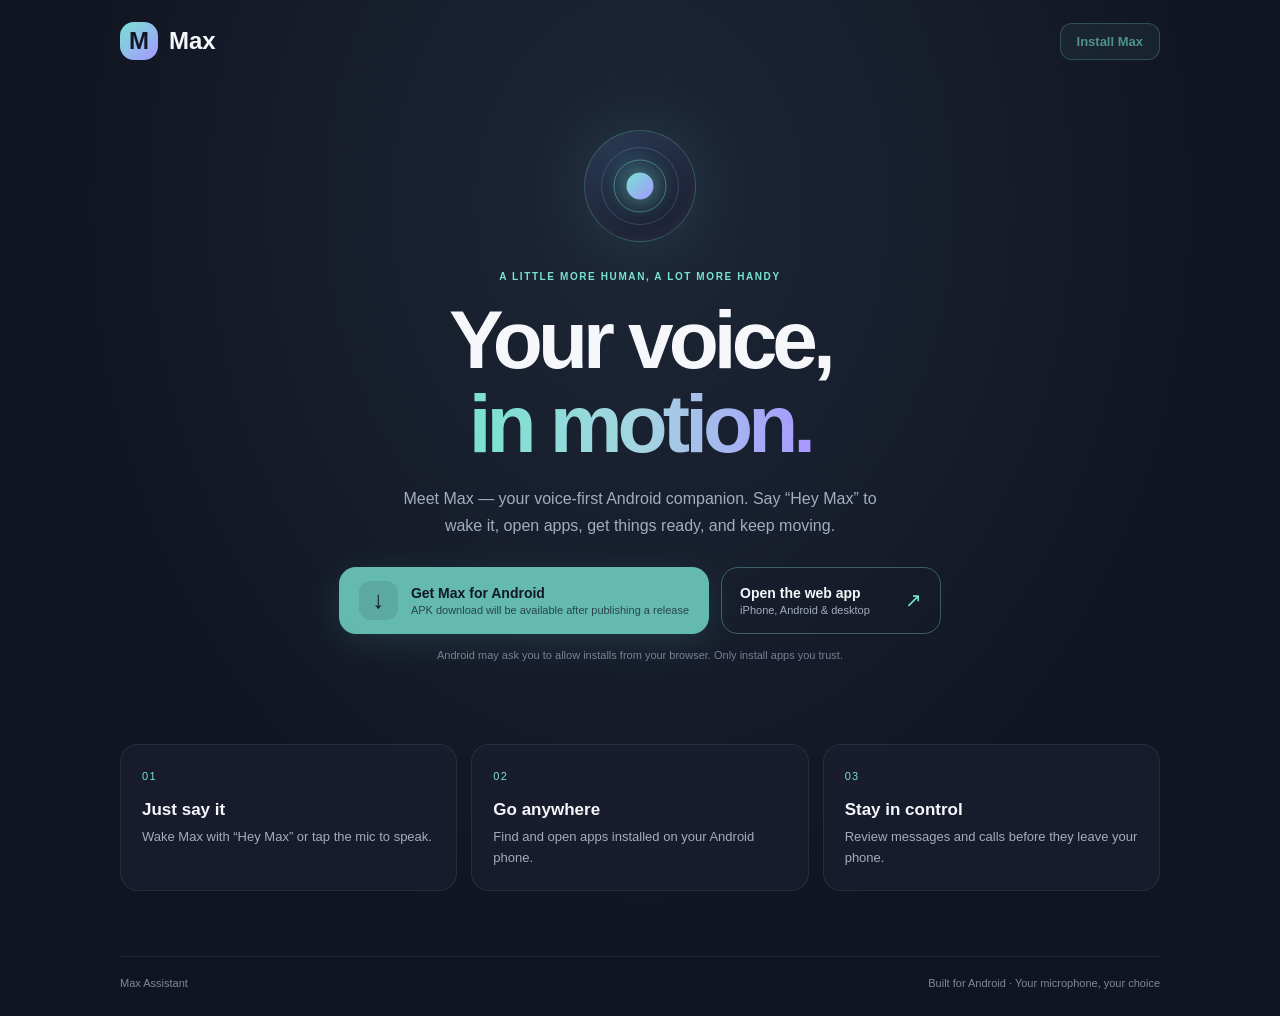
<file: docs/index.html>
<!doctype html>
<html lang="en">
  <head>
    <meta charset="utf-8">
    <meta name="viewport" content="width=device-width, initial-scale=1">
    <meta name="theme-color" content="#111522">
    <meta name="description" content="Download Max, a voice-first Android assistant with the Hey Max wake phrase.">
    <title>Max — Your voice, in motion</title>
    <link rel="stylesheet" href="site/style.css">
  </head>
  <body>
    <main>
      <header class="topbar">
        <a class="brand" href="#" aria-label="Max home">
          <span class="brand-mark">M</span>
          <span>Max</span>
        </a>
        <a class="top-install" id="top-install" href="#download">Install Max</a>
      </header>

      <section class="hero">
        <div class="orb" aria-hidden="true"><span></span><i></i><b></b></div>
        <p class="eyebrow">A LITTLE MORE HUMAN, A LOT MORE HANDY</p>
        <h1>Your voice,<br><span>in motion.</span></h1>
        <p class="intro">
          Meet Max — your voice-first Android companion. Say “Hey Max” to wake it,
          open apps, get things ready, and keep moving.
        </p>
        <div class="hero-actions">
          <a class="download" id="download" href="#">
            <span class="download-icon" aria-hidden="true">↓</span>
            <span><strong>Get Max for Android</strong><small id="download-note">Free APK · Android 8.0 or later</small></span>
          </a>
          <a class="web-app" href="site/app/">
            <span><strong>Open the web app</strong><small>iPhone, Android &amp; desktop</small></span>
            <span aria-hidden="true">↗</span>
          </a>
        </div>
        <p class="install-hint" id="install-hint">
          Android may ask you to allow installs from your browser. Only install apps you trust.
        </p>
      </section>

      <section class="features" aria-label="Features">
        <article><span>01</span><h2>Just say it</h2><p>Wake Max with “Hey Max” or tap the mic to speak.</p></article>
        <article><span>02</span><h2>Go anywhere</h2><p>Find and open apps installed on your Android phone.</p></article>
        <article><span>03</span><h2>Stay in control</h2><p>Review messages and calls before they leave your phone.</p></article>
      </section>

      <footer>
        <span>Max Assistant</span>
        <span>Built for Android · Your microphone, your choice</span>
      </footer>
    </main>
    <script>
      (() => {
        const owner = window.location.hostname.split(".")[0];
        const pathParts = window.location.pathname.split("/").filter(Boolean);
        const repo = pathParts[0] || `${owner}.github.io`;
        const isGitHubPages = window.location.hostname.endsWith(".github.io");
        const download = document.getElementById("download");
        const topInstall = document.getElementById("top-install");
        const note = document.getElementById("download-note");
        if (isGitHubPages && owner && repo) {
          const apkUrl = new URL("get/", window.location.href).href;
          download.href = apkUrl;
          topInstall.href = apkUrl;
        } else {
          download.setAttribute("aria-disabled", "true");
          download.addEventListener("click", event => event.preventDefault());
          topInstall.setAttribute("aria-disabled", "true");
          topInstall.addEventListener("click", event => event.preventDefault());
          note.textContent = "APK download will be available after publishing a release";
        }
      })();
    </script>
  </body>
</html>
</file>
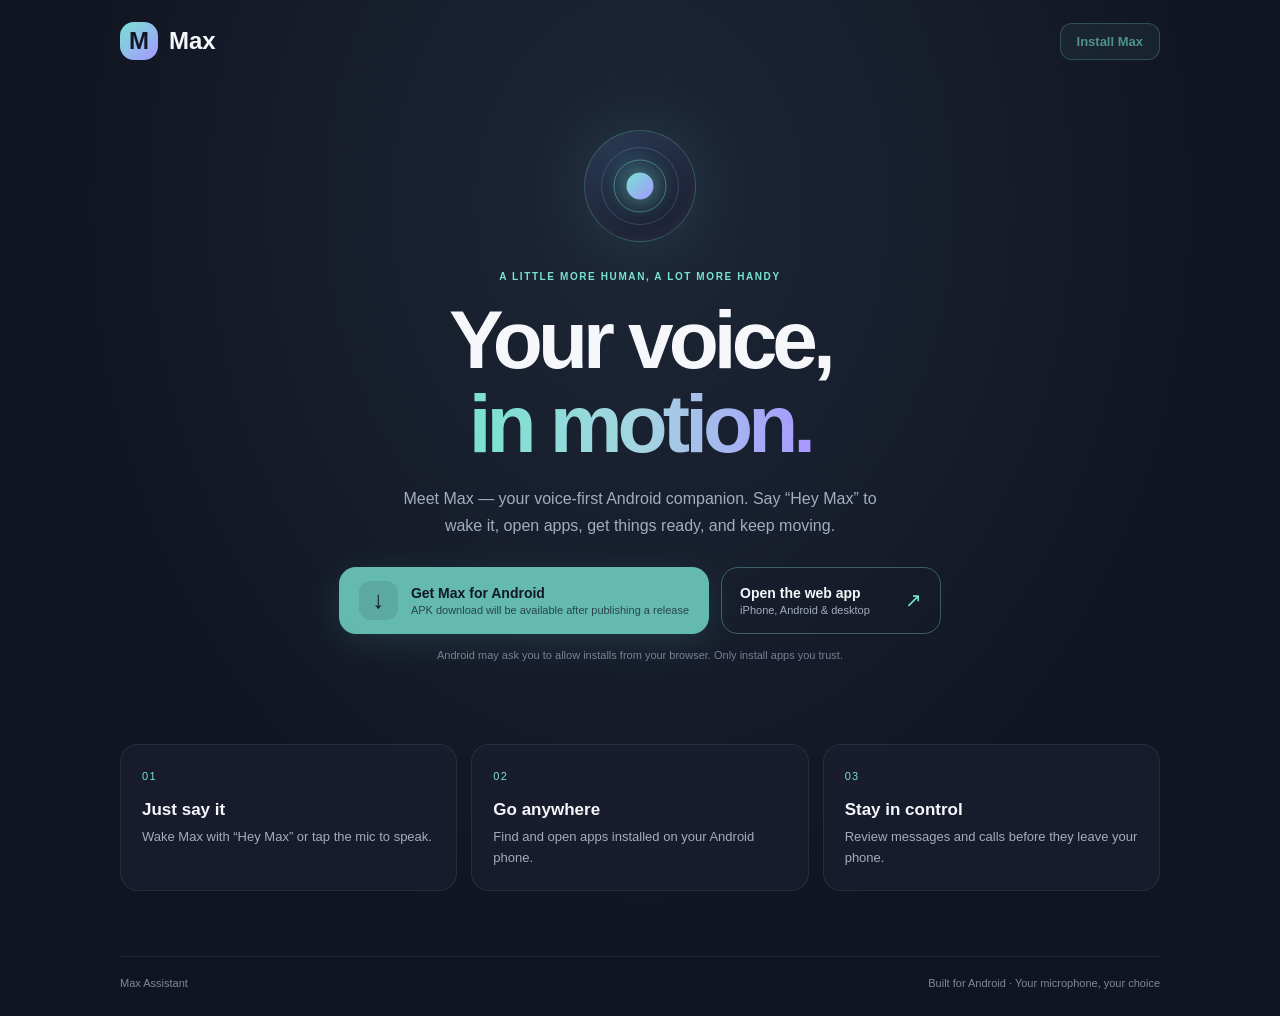
<file: site/index.html>
<!doctype html>
<html lang="en">
  <head>
    <meta charset="utf-8">
    <meta name="viewport" content="width=device-width, initial-scale=1">
    <meta name="theme-color" content="#111522">
    <meta name="description" content="Download Max, a voice-first Android assistant with the Hey Max wake phrase.">
    <title>Max — Your voice, in motion</title>
    <link rel="stylesheet" href="style.css">
  </head>
  <body>
    <main>
      <header class="topbar">
        <a class="brand" href="#" aria-label="Max home">
          <span class="brand-mark">M</span>
          <span>Max</span>
        </a>
        <a class="top-install" id="top-install" href="#download">Install Max</a>
      </header>

      <section class="hero">
        <div class="orb" aria-hidden="true"><span></span><i></i><b></b></div>
        <p class="eyebrow">A LITTLE MORE HUMAN, A LOT MORE HANDY</p>
        <h1>Your voice,<br><span>in motion.</span></h1>
        <p class="intro">
          Meet Max — your voice-first Android companion. Say “Hey Max” to wake it,
          open apps, get things ready, and keep moving.
        </p>
        <div class="hero-actions">
          <a class="download" id="download" href="#">
            <span class="download-icon" aria-hidden="true">↓</span>
            <span><strong>Get Max for Android</strong><small id="download-note">Free APK · Android 8.0 or later</small></span>
          </a>
          <a class="web-app" href="app/">
            <span><strong>Open the web app</strong><small>iPhone, Android &amp; desktop</small></span>
            <span aria-hidden="true">↗</span>
          </a>
        </div>
        <p class="install-hint" id="install-hint">
          Android may ask you to allow installs from your browser. Only install apps you trust.
        </p>
      </section>

      <section class="features" aria-label="Features">
        <article><span>01</span><h2>Just say it</h2><p>Wake Max with “Hey Max” or tap the mic to speak.</p></article>
        <article><span>02</span><h2>Go anywhere</h2><p>Find and open apps installed on your Android phone.</p></article>
        <article><span>03</span><h2>Stay in control</h2><p>Review messages and calls before they leave your phone.</p></article>
      </section>

      <footer>
        <span>Max Assistant</span>
        <span>Built for Android · Your microphone, your choice</span>
      </footer>
    </main>
    <script>
      (() => {
        const owner = window.location.hostname.split(".")[0];
        const pathParts = window.location.pathname.split("/").filter(Boolean);
        const repo = pathParts[0] || `${owner}.github.io`;
        const isGitHubPages = window.location.hostname.endsWith(".github.io");
        const download = document.getElementById("download");
        const topInstall = document.getElementById("top-install");
        const note = document.getElementById("download-note");
        if (isGitHubPages && owner && repo) {
          const apkUrl = `https://github.com/${owner}/${repo}/releases/latest/download/MaxAssistant.apk`;
          download.href = apkUrl;
          topInstall.href = apkUrl;
        } else {
          download.setAttribute("aria-disabled", "true");
          download.addEventListener("click", event => event.preventDefault());
          topInstall.setAttribute("aria-disabled", "true");
          topInstall.addEventListener("click", event => event.preventDefault());
          note.textContent = "APK download will be available after publishing a release";
        }
      })();
    </script>
  </body>
</html>
</file>
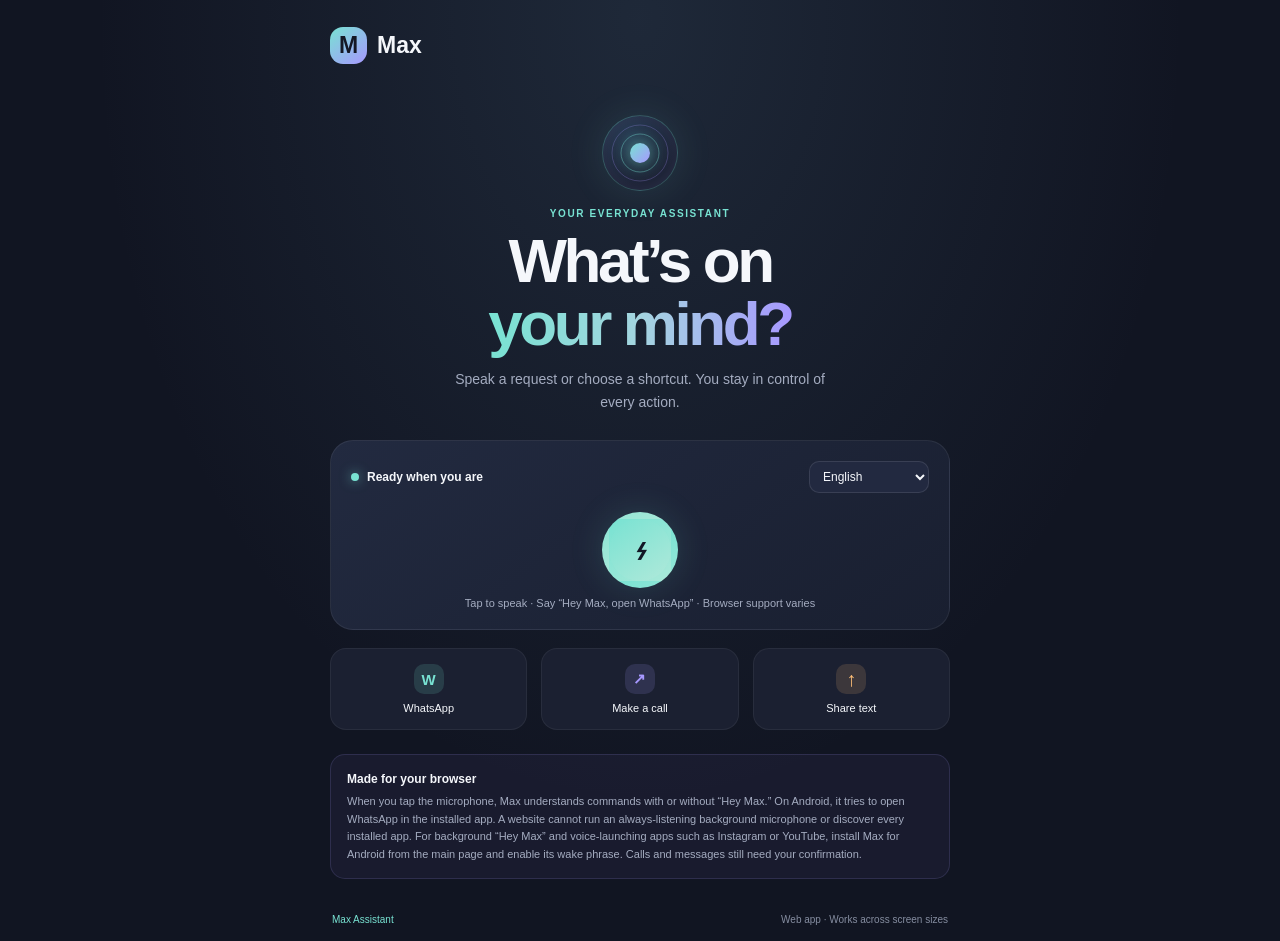
<file: site/app/index.html>
<!doctype html>
<html lang="en">
  <head>
    <meta charset="utf-8">
    <meta name="viewport" content="width=device-width, initial-scale=1, viewport-fit=cover">
    <meta name="theme-color" content="#111522">
    <meta name="description" content="Max is your voice-first everyday assistant.">
    <meta name="apple-mobile-web-app-capable" content="yes">
    <meta name="apple-mobile-web-app-status-bar-style" content="black-translucent">
    <meta name="apple-mobile-web-app-title" content="Max">
    <link rel="manifest" href="manifest.webmanifest">
    <link rel="icon" href="icon.svg" type="image/svg+xml">
    <link rel="apple-touch-icon" href="apple-touch-icon.png">
    <link rel="stylesheet" href="app.css">
    <title>Max Assistant</title>
  </head>
  <body>
    <main class="shell">
      <header class="topbar">
        <a class="brand" href="../" aria-label="Max home"><span class="brand-mark">M</span><span>Max</span></a>
        <button class="install-button" id="install-button" type="button" hidden>Install app</button>
      </header>

      <section class="welcome">
        <div class="orb" aria-hidden="true"><span></span><i></i><b></b></div>
        <p class="eyebrow">YOUR EVERYDAY ASSISTANT</p>
        <h1>What’s on<br><span>your mind?</span></h1>
        <p class="subhead">Speak a request or choose a shortcut. You stay in control of every action.</p>
      </section>

      <section class="voice-card" aria-label="Voice controls">
        <div class="voice-top">
          <div><span class="live-dot"></span><strong id="status" role="status" aria-live="polite">Ready when you are</strong></div>
          <label class="language">
            <span class="sr-only">Speech language</span>
            <select id="language">
              <option value="en-US">English</option>
              <option value="hi-IN">हिन्दी</option>
              <option value="es-ES">Español</option>
              <option value="fr-FR">Français</option>
              <option value="de-DE">Deutsch</option>
              <option value="pt-BR">Português</option>
              <option value="ar-SA">العربية</option>
              <option value="zh-CN">中文</option>
              <option value="ja-JP">日本語</option>
              <option value="ko-KR">한국어</option>
              <option value="it-IT">Italiano</option>
              <option value="ru-RU">Русский</option>
              <option value="bn-BD">বাংলা</option>
              <option value="ur-PK">اردو</option>
              <option value="pa-IN">ਪੰਜਾਬੀ</option>
              <option value="ta-IN">தமிழ்</option>
              <option value="te-IN">తెలుగు</option>
              <option value="mr-IN">मराठी</option>
              <option value="gu-IN">ગુજરાતી</option>
              <option value="kn-IN">ಕನ್ನಡ</option>
              <option value="ml-IN">മലയാളം</option>
              <option value="id-ID">Bahasa Indonesia</option>
              <option value="tr-TR">Türkçe</option>
              <option value="vi-VN">Tiếng Việt</option>
              <option value="th-TH">ไทย</option>
              <option value="nl-NL">Nederlands</option>
              <option value="pl-PL">Polski</option>
              <option value="uk-UA">Українська</option>
              <option value="fa-IR">فارسی</option>
              <option value="sw-KE">Kiswahili</option>
            </select>
          </label>
        </div>
        <button class="mic-button" id="mic-button" type="button" aria-label="Start voice recognition">
          <span aria-hidden="true">⌁</span>
        </button>
        <p class="mic-hint">Tap to speak · Say “Hey Max, open WhatsApp” · Browser support varies</p>
      </section>

      <section class="shortcuts" aria-label="Quick actions">
        <button class="shortcut" type="button" data-command="Open WhatsApp"><span class="shortcut-icon whatsapp">W</span><span>WhatsApp</span></button>
        <button class="shortcut" type="button" data-command="Call"><span class="shortcut-icon phone">↗</span><span>Make a call</span></button>
        <button class="shortcut" type="button" data-command="Share"><span class="shortcut-icon share">↑</span><span>Share text</span></button>
      </section>

      <aside class="notice">
        <strong>Made for your browser</strong>
        <p>When you tap the microphone, Max understands commands with or without “Hey Max.” On Android, it tries to open WhatsApp in the installed app. A website cannot run an always-listening background microphone or discover every installed app. For background “Hey Max” and voice-launching apps such as Instagram or YouTube, install Max for Android from the main page and enable its wake phrase. Calls and messages still need your confirmation.</p>
      </aside>
      <footer><a href="../">Max Assistant</a><span>Web app · Works across screen sizes</span></footer>
    </main>
    <script src="app.js?v=voice-fix-4" defer></script>
    <script>
      if ("serviceWorker" in navigator && location.protocol !== "file:") {
        window.addEventListener("load", () => navigator.serviceWorker.register("sw.js"));
      }
    </script>
  </body>
</html>
</file>
<file: docs/site/style.css>
:root {
  color-scheme: dark;
  --bg: #111522;
  --panel: #1b2031;
  --text: #f5f7fb;
  --muted: #a4acc0;
  --mint: #78e2d2;
  --lilac: #a798ff;
}

* { box-sizing: border-box; }

body {
  margin: 0;
  background:
    radial-gradient(ellipse at 50% 20%, rgba(84, 119, 147, .18), transparent 37rem),
    var(--bg);
  color: var(--text);
  font-family: "Avenir Next", Avenir, "Segoe UI", sans-serif;
}

main { width: min(100% - 40px, 1040px); margin: 0 auto; }

.topbar {
  height: 82px;
  display: flex;
  align-items: center;
  justify-content: space-between;
}

.top-install {
  padding: 10px 16px;
  border: 1px solid rgba(120,226,210,.4);
  border-radius: 12px;
  background: rgba(120,226,210,.1);
  color: var(--mint);
  font-size: 13px;
  font-weight: 700;
  text-decoration: none;
  transition: background .18s ease, transform .18s ease;
}

.top-install:hover { transform: translateY(-1px); background: rgba(120,226,210,.17); }
.top-install[aria-disabled="true"] { opacity: .6; cursor: default; }

.brand {
  display: inline-flex;
  align-items: center;
  gap: 11px;
  color: var(--text);
  text-decoration: none;
  font: 800 24px "Avenir Next", Avenir, "Segoe UI", sans-serif;
}

.brand-mark {
  display: grid;
  place-items: center;
  width: 38px;
  height: 38px;
  border-radius: 14px;
  background: linear-gradient(140deg, var(--mint), var(--lilac));
  color: #141725;
}

.platform, .eyebrow { letter-spacing: .16em; font-size: 10px; font-weight: 700; }
.platform { color: var(--muted); }

.hero {
  display: flex;
  align-items: center;
  flex-direction: column;
  text-align: center;
  padding: 48px 0 80px;
}

.orb {
  position: relative;
  width: 112px;
  height: 112px;
  margin: 0 0 29px;
  border: 1px solid rgba(120, 226, 210, .28);
  border-radius: 50%;
  background: radial-gradient(circle at 38% 30%, #263b51, #1a2030 68%);
  box-shadow: 0 0 68px rgba(120, 226, 210, .12), inset 0 0 32px rgba(167, 152, 255, .12);
}

.orb span, .orb i, .orb b {
  position: absolute;
  top: 50%;
  left: 50%;
  display: block;
  transform: translate(-50%, -50%);
  border-radius: 50%;
}

.orb span { width: 27px; height: 27px; background: linear-gradient(135deg, var(--mint), var(--lilac)); box-shadow: 0 0 25px rgba(120, 226, 210, .7); }
.orb i { width: 53px; height: 53px; border: 1px solid rgba(120, 226, 210, .4); }
.orb b { width: 78px; height: 78px; border: 1px solid rgba(167, 152, 255, .25); }

.eyebrow { color: var(--mint); margin: 0 0 16px; }

h1 {
  margin: 0;
  font: 800 clamp(48px, 9vw, 82px)/1.02 "Avenir Next", Avenir, "Segoe UI", sans-serif;
  letter-spacing: -.06em;
}

h1 span {
  color: transparent;
  background: linear-gradient(90deg, var(--mint), #a4d5e0 50%, var(--lilac));
  background-clip: text;
}

.intro { max-width: 500px; margin: 20px 0 27px; color: var(--muted); line-height: 1.7; font-size: 16px; }

.download {
  display: inline-flex;
  align-items: center;
  gap: 13px;
  min-width: 260px;
  padding: 14px 20px;
  border-radius: 17px;
  background: var(--mint);
  color: #121725;
  text-align: left;
  text-decoration: none;
  box-shadow: 0 8px 35px rgba(120, 226, 210, .16);
  transition: transform .18s ease, box-shadow .18s ease;
}

.download:hover { transform: translateY(-2px); box-shadow: 0 12px 40px rgba(120, 226, 210, .24); }
.download[aria-disabled="true"] { opacity: .8; cursor: default; }
.download-icon { display: grid; place-items: center; width: 39px; height: 39px; border-radius: 12px; background: rgba(17, 21, 34, .1); font-size: 24px; }
.download strong, .download small { display: block; }
.download strong { font-size: 14px; }
.download small { margin-top: 3px; opacity: .72; font-size: 11px; }
.hero-actions { display: flex; justify-content: center; flex-wrap: wrap; gap: 12px; }
.web-app { display: inline-flex; align-items: center; justify-content: space-between; gap: 18px; min-width: 220px; padding: 14px 18px; border: 1px solid rgba(120,226,210,.35); border-radius: 17px; color: var(--text); text-align: left; text-decoration: none; transition: background .18s ease, transform .18s ease; }
.web-app:hover { transform: translateY(-2px); background: rgba(120,226,210,.08); }
.web-app strong, .web-app small { display: block; }
.web-app strong { font-size: 14px; }
.web-app small { margin-top: 3px; color: var(--muted); font-size: 11px; }
.web-app > span:last-child { color: var(--mint); font-size: 20px; }
.install-hint { max-width: 430px; margin: 13px 0 0; color: #777f94; font-size: 11px; line-height: 1.6; }

.features {
  display: grid;
  grid-template-columns: repeat(3, 1fr);
  gap: 14px;
  padding-bottom: 65px;
}

.features article { padding: 21px; border: 1px solid rgba(255,255,255,.07); border-radius: 18px; background: rgba(27,32,49,.68); }
.features article > span { color: var(--mint); font-size: 11px; letter-spacing: .12em; }
.features h2 { margin: 16px 0 7px; font: 700 17px "Avenir Next", Avenir, "Segoe UI", sans-serif; }
.features p { margin: 0; color: var(--muted); font-size: 13px; line-height: 1.6; }

footer { display: flex; justify-content: space-between; gap: 12px; padding: 20px 0 27px; border-top: 1px solid rgba(255,255,255,.08); color: #7f879a; font-size: 11px; }

@media (max-width: 620px) {
  main { width: min(100% - 32px, 440px); }
  .hero { padding: 40px 0 55px; }
  .features { grid-template-columns: 1fr; padding-bottom: 45px; }
  .features article { padding: 17px 19px; }
  .features h2 { margin: 9px 0 5px; }
  footer { flex-direction: column; }
}
</file>
<file: site/style.css>
:root {
  color-scheme: dark;
  --bg: #111522;
  --panel: #1b2031;
  --text: #f5f7fb;
  --muted: #a4acc0;
  --mint: #78e2d2;
  --lilac: #a798ff;
}

* { box-sizing: border-box; }

body {
  margin: 0;
  background:
    radial-gradient(ellipse at 50% 20%, rgba(84, 119, 147, .18), transparent 37rem),
    var(--bg);
  color: var(--text);
  font-family: "Avenir Next", Avenir, "Segoe UI", sans-serif;
}

main { width: min(100% - 40px, 1040px); margin: 0 auto; }

.topbar {
  height: 82px;
  display: flex;
  align-items: center;
  justify-content: space-between;
}

.top-install {
  padding: 10px 16px;
  border: 1px solid rgba(120,226,210,.4);
  border-radius: 12px;
  background: rgba(120,226,210,.1);
  color: var(--mint);
  font-size: 13px;
  font-weight: 700;
  text-decoration: none;
  transition: background .18s ease, transform .18s ease;
}

.top-install:hover { transform: translateY(-1px); background: rgba(120,226,210,.17); }
.top-install[aria-disabled="true"] { opacity: .6; cursor: default; }

.brand {
  display: inline-flex;
  align-items: center;
  gap: 11px;
  color: var(--text);
  text-decoration: none;
  font: 800 24px "Avenir Next", Avenir, "Segoe UI", sans-serif;
}

.brand-mark {
  display: grid;
  place-items: center;
  width: 38px;
  height: 38px;
  border-radius: 14px;
  background: linear-gradient(140deg, var(--mint), var(--lilac));
  color: #141725;
}

.platform, .eyebrow { letter-spacing: .16em; font-size: 10px; font-weight: 700; }
.platform { color: var(--muted); }

.hero {
  display: flex;
  align-items: center;
  flex-direction: column;
  text-align: center;
  padding: 48px 0 80px;
}

.orb {
  position: relative;
  width: 112px;
  height: 112px;
  margin: 0 0 29px;
  border: 1px solid rgba(120, 226, 210, .28);
  border-radius: 50%;
  background: radial-gradient(circle at 38% 30%, #263b51, #1a2030 68%);
  box-shadow: 0 0 68px rgba(120, 226, 210, .12), inset 0 0 32px rgba(167, 152, 255, .12);
}

.orb span, .orb i, .orb b {
  position: absolute;
  top: 50%;
  left: 50%;
  display: block;
  transform: translate(-50%, -50%);
  border-radius: 50%;
}

.orb span { width: 27px; height: 27px; background: linear-gradient(135deg, var(--mint), var(--lilac)); box-shadow: 0 0 25px rgba(120, 226, 210, .7); }
.orb i { width: 53px; height: 53px; border: 1px solid rgba(120, 226, 210, .4); }
.orb b { width: 78px; height: 78px; border: 1px solid rgba(167, 152, 255, .25); }

.eyebrow { color: var(--mint); margin: 0 0 16px; }

h1 {
  margin: 0;
  font: 800 clamp(48px, 9vw, 82px)/1.02 "Avenir Next", Avenir, "Segoe UI", sans-serif;
  letter-spacing: -.06em;
}

h1 span {
  color: transparent;
  background: linear-gradient(90deg, var(--mint), #a4d5e0 50%, var(--lilac));
  background-clip: text;
}

.intro { max-width: 500px; margin: 20px 0 27px; color: var(--muted); line-height: 1.7; font-size: 16px; }

.download {
  display: inline-flex;
  align-items: center;
  gap: 13px;
  min-width: 260px;
  padding: 14px 20px;
  border-radius: 17px;
  background: var(--mint);
  color: #121725;
  text-align: left;
  text-decoration: none;
  box-shadow: 0 8px 35px rgba(120, 226, 210, .16);
  transition: transform .18s ease, box-shadow .18s ease;
}

.download:hover { transform: translateY(-2px); box-shadow: 0 12px 40px rgba(120, 226, 210, .24); }
.download[aria-disabled="true"] { opacity: .8; cursor: default; }
.download-icon { display: grid; place-items: center; width: 39px; height: 39px; border-radius: 12px; background: rgba(17, 21, 34, .1); font-size: 24px; }
.download strong, .download small { display: block; }
.download strong { font-size: 14px; }
.download small { margin-top: 3px; opacity: .72; font-size: 11px; }
.hero-actions { display: flex; justify-content: center; flex-wrap: wrap; gap: 12px; }
.web-app { display: inline-flex; align-items: center; justify-content: space-between; gap: 18px; min-width: 220px; padding: 14px 18px; border: 1px solid rgba(120,226,210,.35); border-radius: 17px; color: var(--text); text-align: left; text-decoration: none; transition: background .18s ease, transform .18s ease; }
.web-app:hover { transform: translateY(-2px); background: rgba(120,226,210,.08); }
.web-app strong, .web-app small { display: block; }
.web-app strong { font-size: 14px; }
.web-app small { margin-top: 3px; color: var(--muted); font-size: 11px; }
.web-app > span:last-child { color: var(--mint); font-size: 20px; }
.install-hint { max-width: 430px; margin: 13px 0 0; color: #777f94; font-size: 11px; line-height: 1.6; }

.features {
  display: grid;
  grid-template-columns: repeat(3, 1fr);
  gap: 14px;
  padding-bottom: 65px;
}

.features article { padding: 21px; border: 1px solid rgba(255,255,255,.07); border-radius: 18px; background: rgba(27,32,49,.68); }
.features article > span { color: var(--mint); font-size: 11px; letter-spacing: .12em; }
.features h2 { margin: 16px 0 7px; font: 700 17px "Avenir Next", Avenir, "Segoe UI", sans-serif; }
.features p { margin: 0; color: var(--muted); font-size: 13px; line-height: 1.6; }

footer { display: flex; justify-content: space-between; gap: 12px; padding: 20px 0 27px; border-top: 1px solid rgba(255,255,255,.08); color: #7f879a; font-size: 11px; }

@media (max-width: 620px) {
  main { width: min(100% - 32px, 440px); }
  .hero { padding: 40px 0 55px; }
  .features { grid-template-columns: 1fr; padding-bottom: 45px; }
  .features article { padding: 17px 19px; }
  .features h2 { margin: 9px 0 5px; }
  footer { flex-direction: column; }
}
</file>
<file: site/app/app.css>
:root {
  color-scheme: dark;
  --bg: #111522;
  --panel: #1b2031;
  --raised: #222940;
  --text: #f5f7fb;
  --muted: #a4acc0;
  --mint: #78e2d2;
  --lilac: #a798ff;
  font-family: "Avenir Next", Avenir, "Segoe UI", sans-serif;
}

* { box-sizing: border-box; }

body {
  min-width: 320px;
  min-height: 100vh;
  min-height: 100dvh;
  margin: 0;
  background:
    radial-gradient(ellipse at 50% 2%, rgba(84, 119, 147, .2), transparent 34rem),
    var(--bg);
  color: var(--text);
}

button, input, select { font: inherit; }
button { color: inherit; }
.shell { width: min(100% - 32px, 620px); margin: 0 auto; padding: env(safe-area-inset-top) 0 env(safe-area-inset-bottom); }
.topbar { display: flex; align-items: center; justify-content: space-between; height: 70px; }
.brand { display: inline-flex; align-items: center; gap: 10px; color: var(--text); font-size: 23px; font-weight: 800; text-decoration: none; }
.brand-mark { display: grid; place-items: center; width: 37px; height: 37px; border-radius: 13px; background: linear-gradient(140deg, var(--mint), var(--lilac)); color: #141725; }
.install-button { padding: 9px 14px; border: 1px solid rgba(120,226,210,.4); border-radius: 12px; background: transparent; color: var(--mint); cursor: pointer; }
.welcome { padding: 22px 0 21px; text-align: center; }
.orb { position: relative; width: 76px; height: 76px; margin: 0 auto 17px; border: 1px solid rgba(120,226,210,.28); border-radius: 50%; background: radial-gradient(circle at 38% 30%, #263b51, #1a2030 68%); box-shadow: 0 0 38px rgba(120,226,210,.12), inset 0 0 24px rgba(167,152,255,.12); }
.orb span, .orb i, .orb b { position: absolute; top: 50%; left: 50%; display: block; transform: translate(-50%,-50%); border-radius: 50%; }
.orb span { width: 20px; height: 20px; background: linear-gradient(135deg,var(--mint),var(--lilac)); box-shadow: 0 0 18px rgba(120,226,210,.7); }
.orb i { width: 39px; height: 39px; border: 1px solid rgba(120,226,210,.4); }
.orb b { width: 57px; height: 57px; border: 1px solid rgba(167,152,255,.25); }
.eyebrow { margin: 0 0 10px; color: var(--mint); font-size: 10px; font-weight: 700; letter-spacing: .16em; }
h1 { margin: 0; font-size: clamp(42px, 10vw, 62px); line-height: 1.02; letter-spacing: -.055em; }
h1 span { color: transparent; background: linear-gradient(90deg,var(--mint),#a4d5e0 50%,var(--lilac)); background-clip: text; }
.subhead { max-width: 400px; margin: 13px auto 0; color: var(--muted); font-size: 14px; line-height: 1.6; }
.voice-card { padding: 17px; border: 1px solid rgba(255,255,255,.07); border-radius: 23px; background: linear-gradient(145deg,#222a40,#191f30); text-align: center; }
.voice-top { display: flex; align-items: center; justify-content: space-between; gap: 10px; text-align: left; }
.voice-top > div { display: flex; align-items: center; gap: 8px; min-width: 0; }
.voice-top strong { overflow: hidden; font-size: 12px; font-weight: 600; text-overflow: ellipsis; white-space: nowrap; }
.live-dot { width: 8px; height: 8px; flex: 0 0 auto; border-radius: 50%; background: var(--mint); box-shadow: 0 0 12px rgba(120,226,210,.6); }
.language select { max-width: 120px; padding: 7px 25px 7px 9px; border: 1px solid rgba(255,255,255,.1); border-radius: 10px; background: var(--raised); color: var(--text); font-size: 12px; }
.mic-button { display: grid; place-items: center; width: 76px; height: 76px; margin: 19px auto 9px; border: 7px solid rgba(120,226,210,.11); border-radius: 50%; background: linear-gradient(145deg,var(--mint),#b0e9da); color: #121725; box-shadow: 0 0 35px rgba(120,226,210,.15); cursor: pointer; }
.mic-button span { font-size: 37px; line-height: 1; transform: rotate(-90deg); }
.mic-button:disabled { opacity: .62; cursor: wait; }
.mic-button.listening { animation: pulse 1.2s ease-in-out infinite; }
.mic-hint { margin: 0; color: var(--muted); font-size: 11px; }
@keyframes pulse { 50% { box-shadow: 0 0 0 12px rgba(120,226,210,.08), 0 0 42px rgba(120,226,210,.35); } }
.shortcuts { display: grid; grid-template-columns: repeat(3,minmax(0,1fr)); gap: 10px; margin: 15px 0 24px; }
.shortcut { display: flex; min-height: 72px; flex-direction: column; align-items: center; justify-content: center; gap: 8px; border: 1px solid rgba(255,255,255,.06); border-radius: 16px; background: var(--panel); font-size: 11px; cursor: pointer; }
.shortcut:active { transform: scale(.98); }
.shortcut-icon { display: grid; place-items: center; width: 30px; height: 30px; border-radius: 10px; font-size: 15px; font-weight: 800; }
.whatsapp { background: rgba(120,226,210,.15); color: var(--mint); }
.phone { background: rgba(167,152,255,.15); color: var(--lilac); }
.share { background: rgba(255,191,119,.15); color: #ffbf77; font-size: 20px; }
.notice { margin: 20px 0; padding: 14px 16px; border: 1px solid rgba(167,152,255,.15); border-radius: 15px; background: rgba(167,152,255,.055); }
.notice strong { font-size: 12px; }
.notice p { margin: 6px 0 0; color: var(--muted); font-size: 11px; line-height: 1.6; }
footer { display: flex; justify-content: space-between; gap: 10px; padding: 15px 2px max(16px,env(safe-area-inset-bottom)); color: #858da0; font-size: 10px; }
footer a { color: var(--mint); text-decoration: none; }
.sr-only { position: absolute; width: 1px; height: 1px; padding: 0; margin: -1px; overflow: hidden; clip: rect(0,0,0,0); white-space: nowrap; border: 0; }
@media (min-width: 700px) { .shell { padding-top: 10px; } .welcome { padding: 35px 0 27px; } .voice-card { padding: 20px; } .shortcuts { gap: 14px; margin-top: 18px; } .shortcut { min-height: 82px; } }
@media (prefers-reduced-motion: reduce) { *,*::before,*::after { animation-duration: .01ms !important; scroll-behavior: auto !important; } }
</file>
